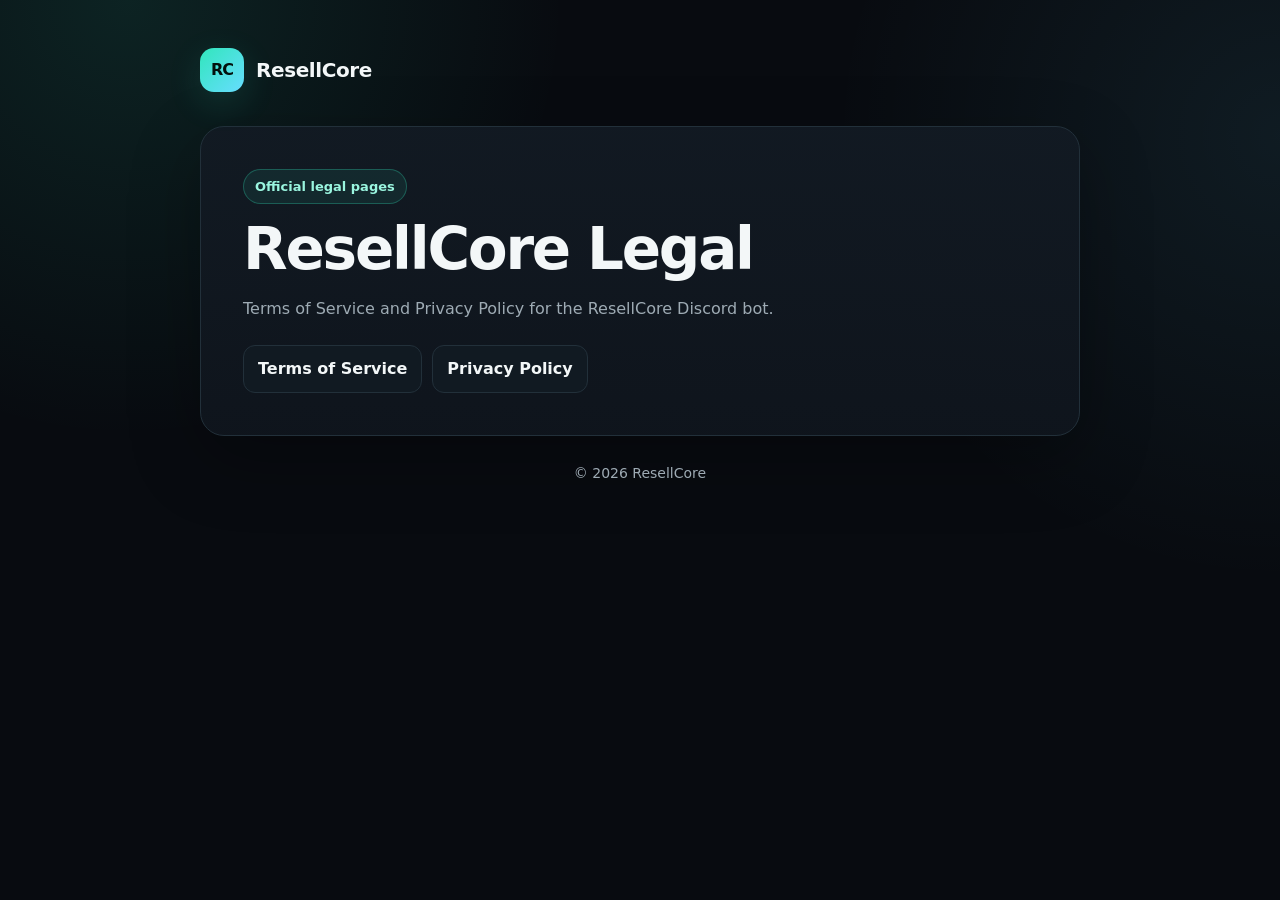
<file: index.html>
<!doctype html>
<html lang="en">
<head>
<meta charset="utf-8">
<meta name="viewport" content="width=device-width,initial-scale=1">
<meta name="description" content="Official legal pages for the ResellCore Discord bot.">
<title>ResellCore — Legal</title>
<link rel="stylesheet" href="style.css">
</head>
<body>
<div class="wrap">
  <a class="brand" href="./"><div class="logo">RC</div><div class="brandname">ResellCore</div></a>
  <main class="card">
    <div class="badge">Official legal pages</div>
    <h1>ResellCore Legal</h1>
    <p class="muted">Terms of Service and Privacy Policy for the ResellCore Discord bot.</p>
    <div class="nav">
      <a class="btn" href="./terms/">Terms of Service</a>
      <a class="btn" href="./privacy/">Privacy Policy</a>
    </div>
  </main>
  <div class="footer">© 2026 ResellCore</div>
</div>
</body>
</html>
</file>
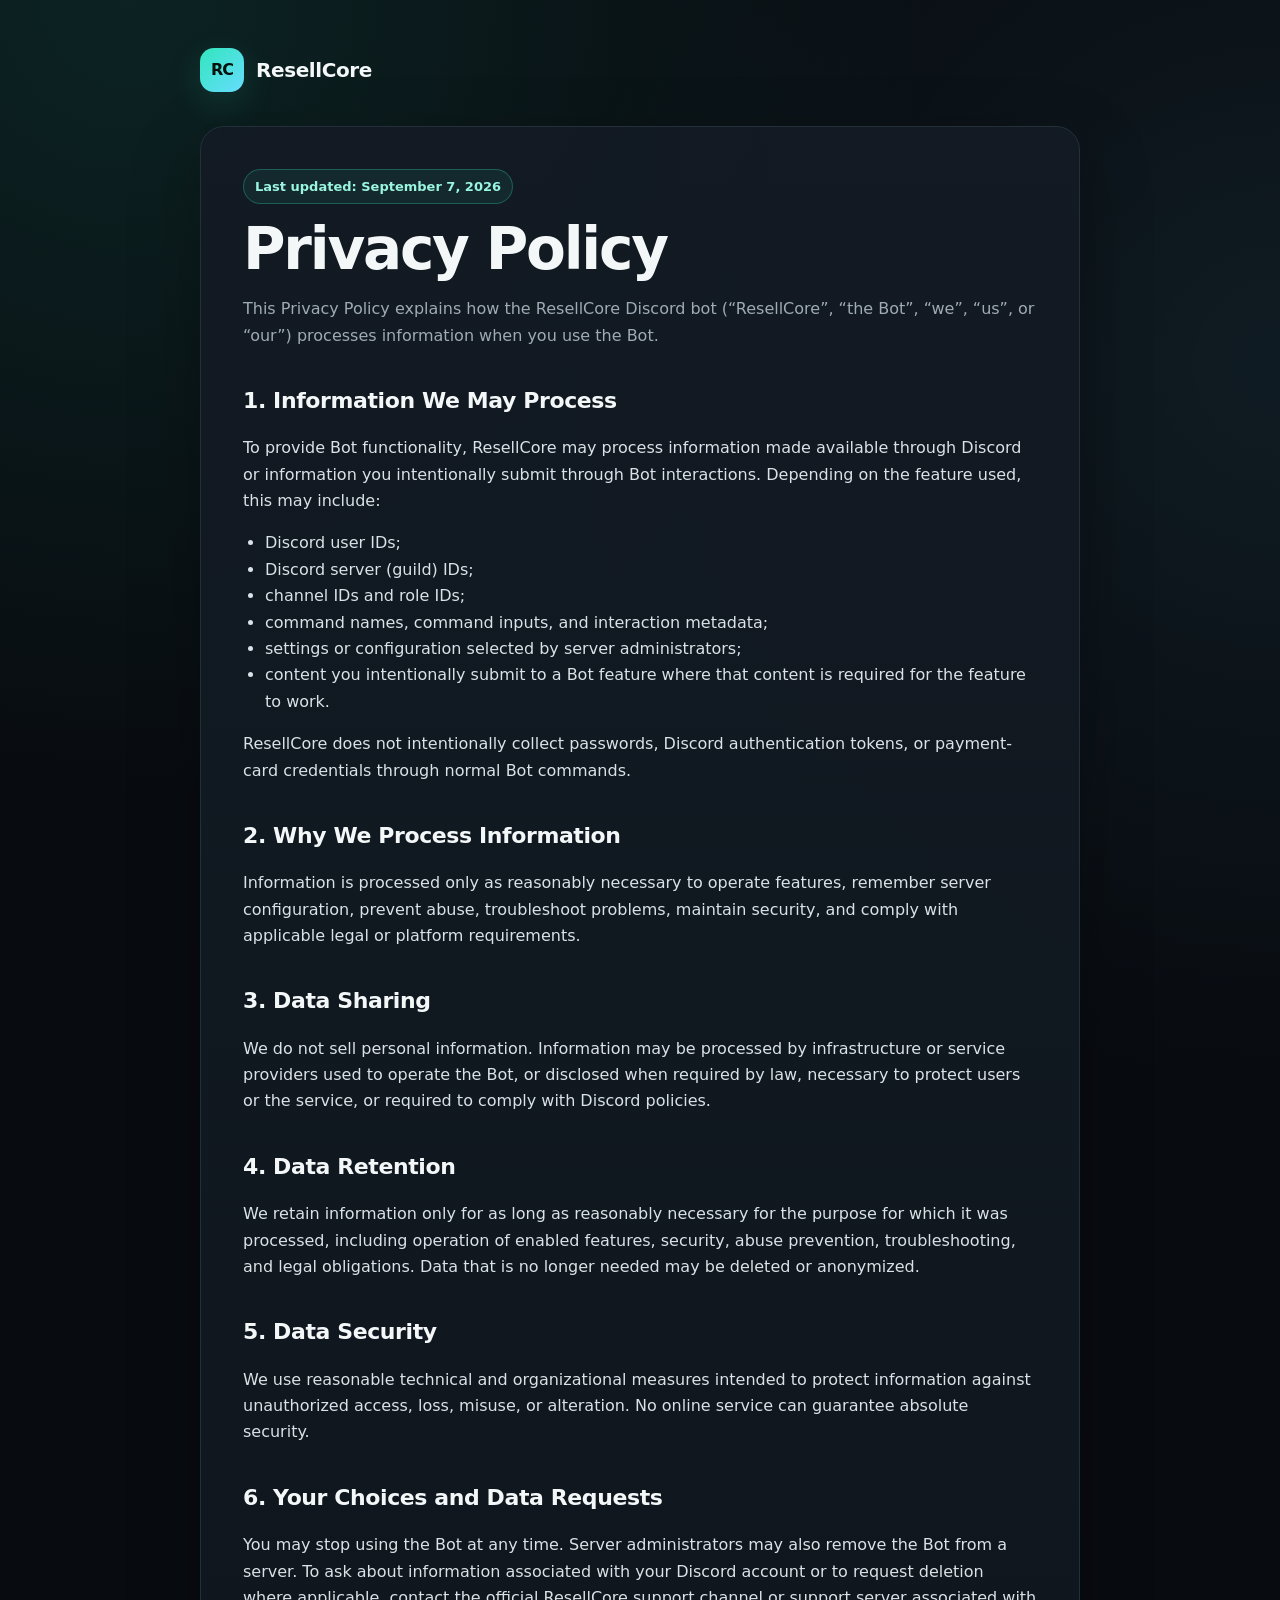
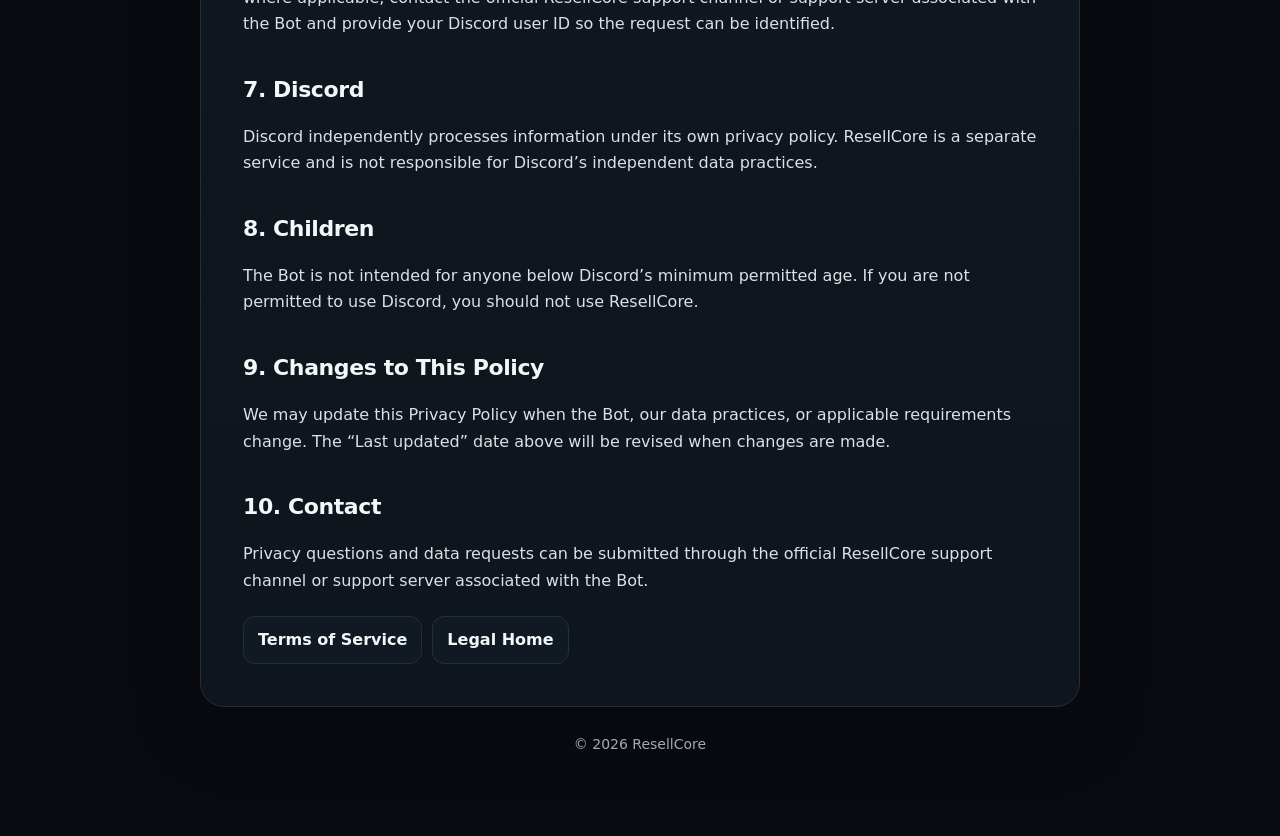
<file: privacy/index.html>
<!doctype html>
<html lang="en">
<head>
<meta charset="utf-8">
<meta name="viewport" content="width=device-width,initial-scale=1">
<meta name="description" content="Privacy Policy for the ResellCore Discord bot.">
<title>Privacy Policy — ResellCore</title>
<link rel="stylesheet" href="../style.css">
</head>
<body>
<div class="wrap">
  <a class="brand" href="../"><div class="logo">RC</div><div class="brandname">ResellCore</div></a>
  <main class="card">
    <div class="badge">Last updated: September 7, 2026</div>
    <h1>Privacy Policy</h1>
    <p class="muted">This Privacy Policy explains how the ResellCore Discord bot (“ResellCore”, “the Bot”, “we”, “us”, or “our”) processes information when you use the Bot.</p>

    <h2>1. Information We May Process</h2>
    <p>To provide Bot functionality, ResellCore may process information made available through Discord or information you intentionally submit through Bot interactions. Depending on the feature used, this may include:</p>
    <ul>
      <li>Discord user IDs;</li>
      <li>Discord server (guild) IDs;</li>
      <li>channel IDs and role IDs;</li>
      <li>command names, command inputs, and interaction metadata;</li>
      <li>settings or configuration selected by server administrators;</li>
      <li>content you intentionally submit to a Bot feature where that content is required for the feature to work.</li>
    </ul>
    <p>ResellCore does not intentionally collect passwords, Discord authentication tokens, or payment-card credentials through normal Bot commands.</p>

    <h2>2. Why We Process Information</h2>
    <p>Information is processed only as reasonably necessary to operate features, remember server configuration, prevent abuse, troubleshoot problems, maintain security, and comply with applicable legal or platform requirements.</p>

    <h2>3. Data Sharing</h2>
    <p>We do not sell personal information. Information may be processed by infrastructure or service providers used to operate the Bot, or disclosed when required by law, necessary to protect users or the service, or required to comply with Discord policies.</p>

    <h2>4. Data Retention</h2>
    <p>We retain information only for as long as reasonably necessary for the purpose for which it was processed, including operation of enabled features, security, abuse prevention, troubleshooting, and legal obligations. Data that is no longer needed may be deleted or anonymized.</p>

    <h2>5. Data Security</h2>
    <p>We use reasonable technical and organizational measures intended to protect information against unauthorized access, loss, misuse, or alteration. No online service can guarantee absolute security.</p>

    <h2>6. Your Choices and Data Requests</h2>
    <p>You may stop using the Bot at any time. Server administrators may also remove the Bot from a server. To ask about information associated with your Discord account or to request deletion where applicable, contact the official ResellCore support channel or support server associated with the Bot and provide your Discord user ID so the request can be identified.</p>

    <h2>7. Discord</h2>
    <p>Discord independently processes information under its own privacy policy. ResellCore is a separate service and is not responsible for Discord’s independent data practices.</p>

    <h2>8. Children</h2>
    <p>The Bot is not intended for anyone below Discord’s minimum permitted age. If you are not permitted to use Discord, you should not use ResellCore.</p>

    <h2>9. Changes to This Policy</h2>
    <p>We may update this Privacy Policy when the Bot, our data practices, or applicable requirements change. The “Last updated” date above will be revised when changes are made.</p>

    <h2>10. Contact</h2>
    <p>Privacy questions and data requests can be submitted through the official ResellCore support channel or support server associated with the Bot.</p>

    <div class="nav">
      <a class="btn" href="../terms/">Terms of Service</a>
      <a class="btn" href="../">Legal Home</a>
    </div>
  </main>
  <div class="footer">© 2026 ResellCore</div>
</div>
</body>
</html>
</file>
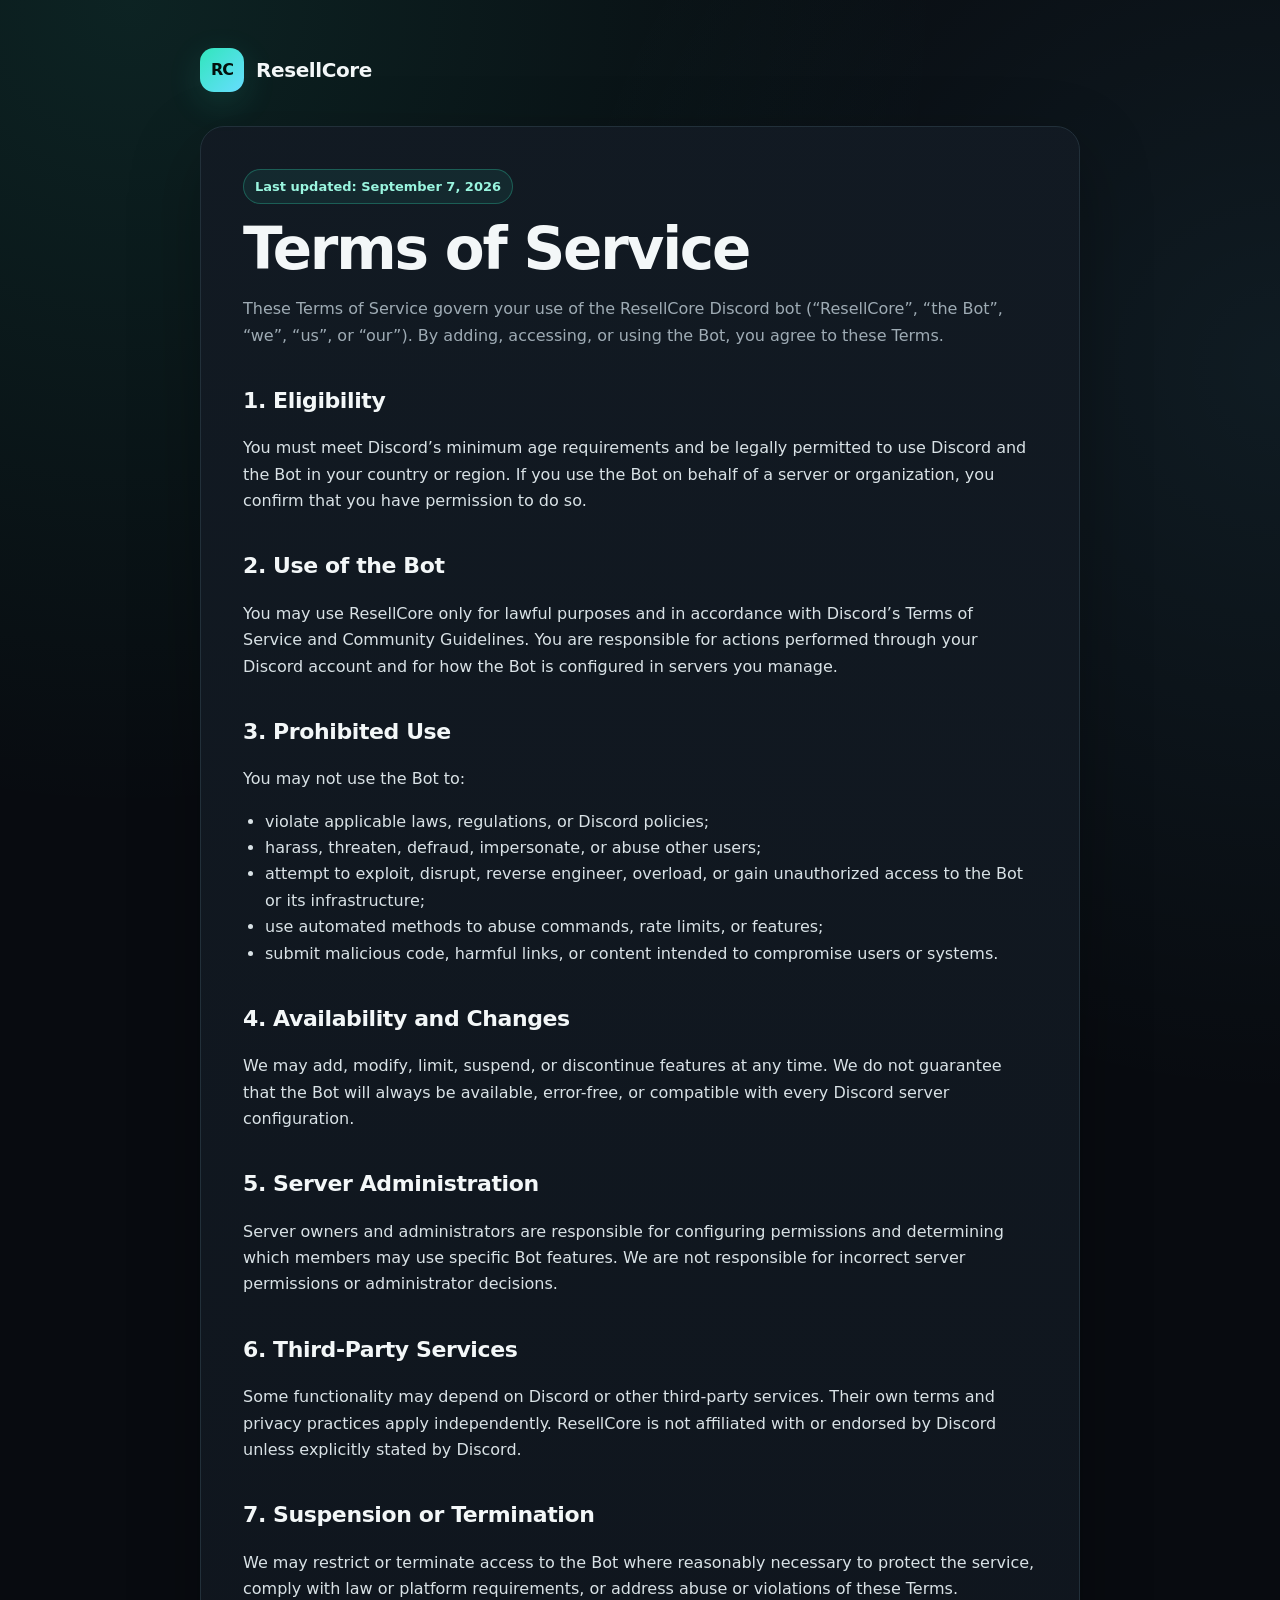
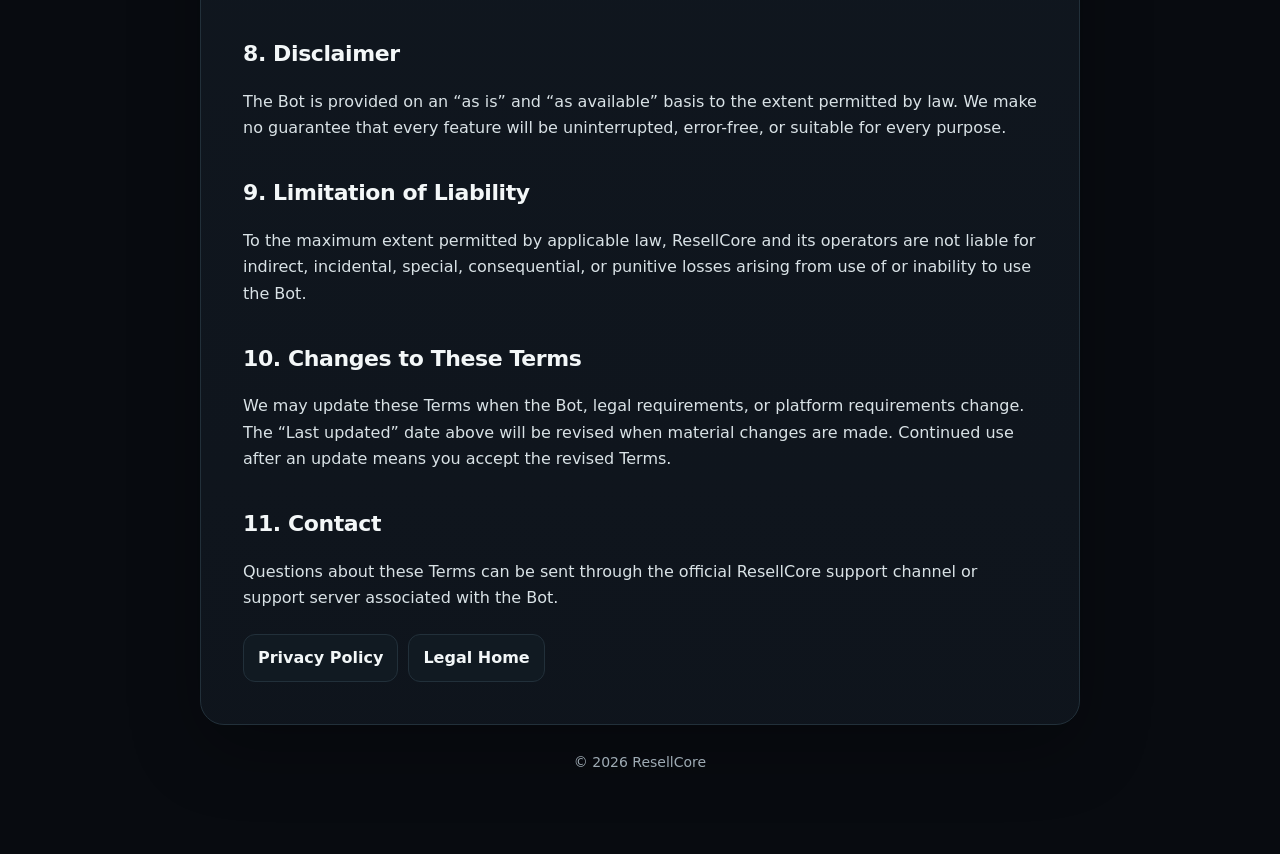
<file: terms/index.html>
<!doctype html>
<html lang="en">
<head>
<meta charset="utf-8">
<meta name="viewport" content="width=device-width,initial-scale=1">
<meta name="description" content="Terms of Service for the ResellCore Discord bot.">
<title>Terms of Service — ResellCore</title>
<link rel="stylesheet" href="../style.css">
</head>
<body>
<div class="wrap">
  <a class="brand" href="../"><div class="logo">RC</div><div class="brandname">ResellCore</div></a>
  <main class="card">
    <div class="badge">Last updated: September 7, 2026</div>
    <h1>Terms of Service</h1>
    <p class="muted">These Terms of Service govern your use of the ResellCore Discord bot (“ResellCore”, “the Bot”, “we”, “us”, or “our”). By adding, accessing, or using the Bot, you agree to these Terms.</p>

    <h2>1. Eligibility</h2>
    <p>You must meet Discord’s minimum age requirements and be legally permitted to use Discord and the Bot in your country or region. If you use the Bot on behalf of a server or organization, you confirm that you have permission to do so.</p>

    <h2>2. Use of the Bot</h2>
    <p>You may use ResellCore only for lawful purposes and in accordance with Discord’s Terms of Service and Community Guidelines. You are responsible for actions performed through your Discord account and for how the Bot is configured in servers you manage.</p>

    <h2>3. Prohibited Use</h2>
    <p>You may not use the Bot to:</p>
    <ul>
      <li>violate applicable laws, regulations, or Discord policies;</li>
      <li>harass, threaten, defraud, impersonate, or abuse other users;</li>
      <li>attempt to exploit, disrupt, reverse engineer, overload, or gain unauthorized access to the Bot or its infrastructure;</li>
      <li>use automated methods to abuse commands, rate limits, or features;</li>
      <li>submit malicious code, harmful links, or content intended to compromise users or systems.</li>
    </ul>

    <h2>4. Availability and Changes</h2>
    <p>We may add, modify, limit, suspend, or discontinue features at any time. We do not guarantee that the Bot will always be available, error-free, or compatible with every Discord server configuration.</p>

    <h2>5. Server Administration</h2>
    <p>Server owners and administrators are responsible for configuring permissions and determining which members may use specific Bot features. We are not responsible for incorrect server permissions or administrator decisions.</p>

    <h2>6. Third-Party Services</h2>
    <p>Some functionality may depend on Discord or other third-party services. Their own terms and privacy practices apply independently. ResellCore is not affiliated with or endorsed by Discord unless explicitly stated by Discord.</p>

    <h2>7. Suspension or Termination</h2>
    <p>We may restrict or terminate access to the Bot where reasonably necessary to protect the service, comply with law or platform requirements, or address abuse or violations of these Terms.</p>

    <h2>8. Disclaimer</h2>
    <p>The Bot is provided on an “as is” and “as available” basis to the extent permitted by law. We make no guarantee that every feature will be uninterrupted, error-free, or suitable for every purpose.</p>

    <h2>9. Limitation of Liability</h2>
    <p>To the maximum extent permitted by applicable law, ResellCore and its operators are not liable for indirect, incidental, special, consequential, or punitive losses arising from use of or inability to use the Bot.</p>

    <h2>10. Changes to These Terms</h2>
    <p>We may update these Terms when the Bot, legal requirements, or platform requirements change. The “Last updated” date above will be revised when material changes are made. Continued use after an update means you accept the revised Terms.</p>

    <h2>11. Contact</h2>
    <p>Questions about these Terms can be sent through the official ResellCore support channel or support server associated with the Bot.</p>

    <div class="nav">
      <a class="btn" href="../privacy/">Privacy Policy</a>
      <a class="btn" href="../">Legal Home</a>
    </div>
  </main>
  <div class="footer">© 2026 ResellCore</div>
</div>
</body>
</html>
</file>
<file: style.css>
:root{
  --bg:#080b10;
  --card:#0f151d;
  --card2:#121a23;
  --text:#f3f7f8;
  --muted:#9eabb4;
  --accent:#31e6bc;
  --accent2:#67ddff;
  --border:#22303a;
}
*{box-sizing:border-box}
html{scroll-behavior:smooth}
body{
  margin:0;
  min-height:100vh;
  color:var(--text);
  font-family:Inter,ui-sans-serif,system-ui,-apple-system,BlinkMacSystemFont,"Segoe UI",sans-serif;
  line-height:1.65;
  background:
    radial-gradient(circle at 10% 0%, rgba(49,230,188,.11), transparent 30%),
    radial-gradient(circle at 100% 15%, rgba(103,221,255,.08), transparent 30%),
    var(--bg);
}
.wrap{max-width:920px;margin:0 auto;padding:48px 20px 80px}
.brand{
  display:flex;align-items:center;gap:12px;
  color:var(--text);text-decoration:none;margin-bottom:34px
}
.logo{
  width:44px;height:44px;border-radius:14px;
  display:grid;place-items:center;font-weight:900;letter-spacing:-1px;
  color:#03110d;background:linear-gradient(135deg,var(--accent),var(--accent2));
  box-shadow:0 10px 35px rgba(49,230,188,.14)
}
.brandname{font-weight:850;font-size:20px;letter-spacing:-.4px}
.card{
  background:linear-gradient(180deg,rgba(18,26,35,.95),rgba(15,21,29,.95));
  border:1px solid var(--border);
  border-radius:24px;
  padding:clamp(24px,5vw,42px);
  box-shadow:0 24px 70px rgba(0,0,0,.28)
}
.badge{
  display:inline-block;padding:6px 11px;border-radius:999px;
  color:#9af5df;background:rgba(49,230,188,.08);
  border:1px solid rgba(49,230,188,.28);
  font-size:13px;font-weight:750;margin-bottom:16px
}
h1{font-size:clamp(36px,7vw,58px);line-height:1.03;margin:0 0 10px;letter-spacing:-2.2px}
h2{font-size:22px;margin:34px 0 8px;letter-spacing:-.4px}
p,li{color:#d9e2e6}
.muted{color:var(--muted)}
a{color:#88f0d9}
ul{padding-left:22px}
.nav{display:flex;gap:10px;flex-wrap:wrap;margin-top:22px}
.btn{
  text-decoration:none;color:var(--text);font-weight:750;
  background:#111a22;border:1px solid var(--border);
  padding:10px 14px;border-radius:12px
}
.btn:hover{border-color:#3c5868}
.footer{margin-top:26px;color:var(--muted);font-size:14px;text-align:center}
code{background:#0a1117;padding:2px 6px;border-radius:6px}
</file>
